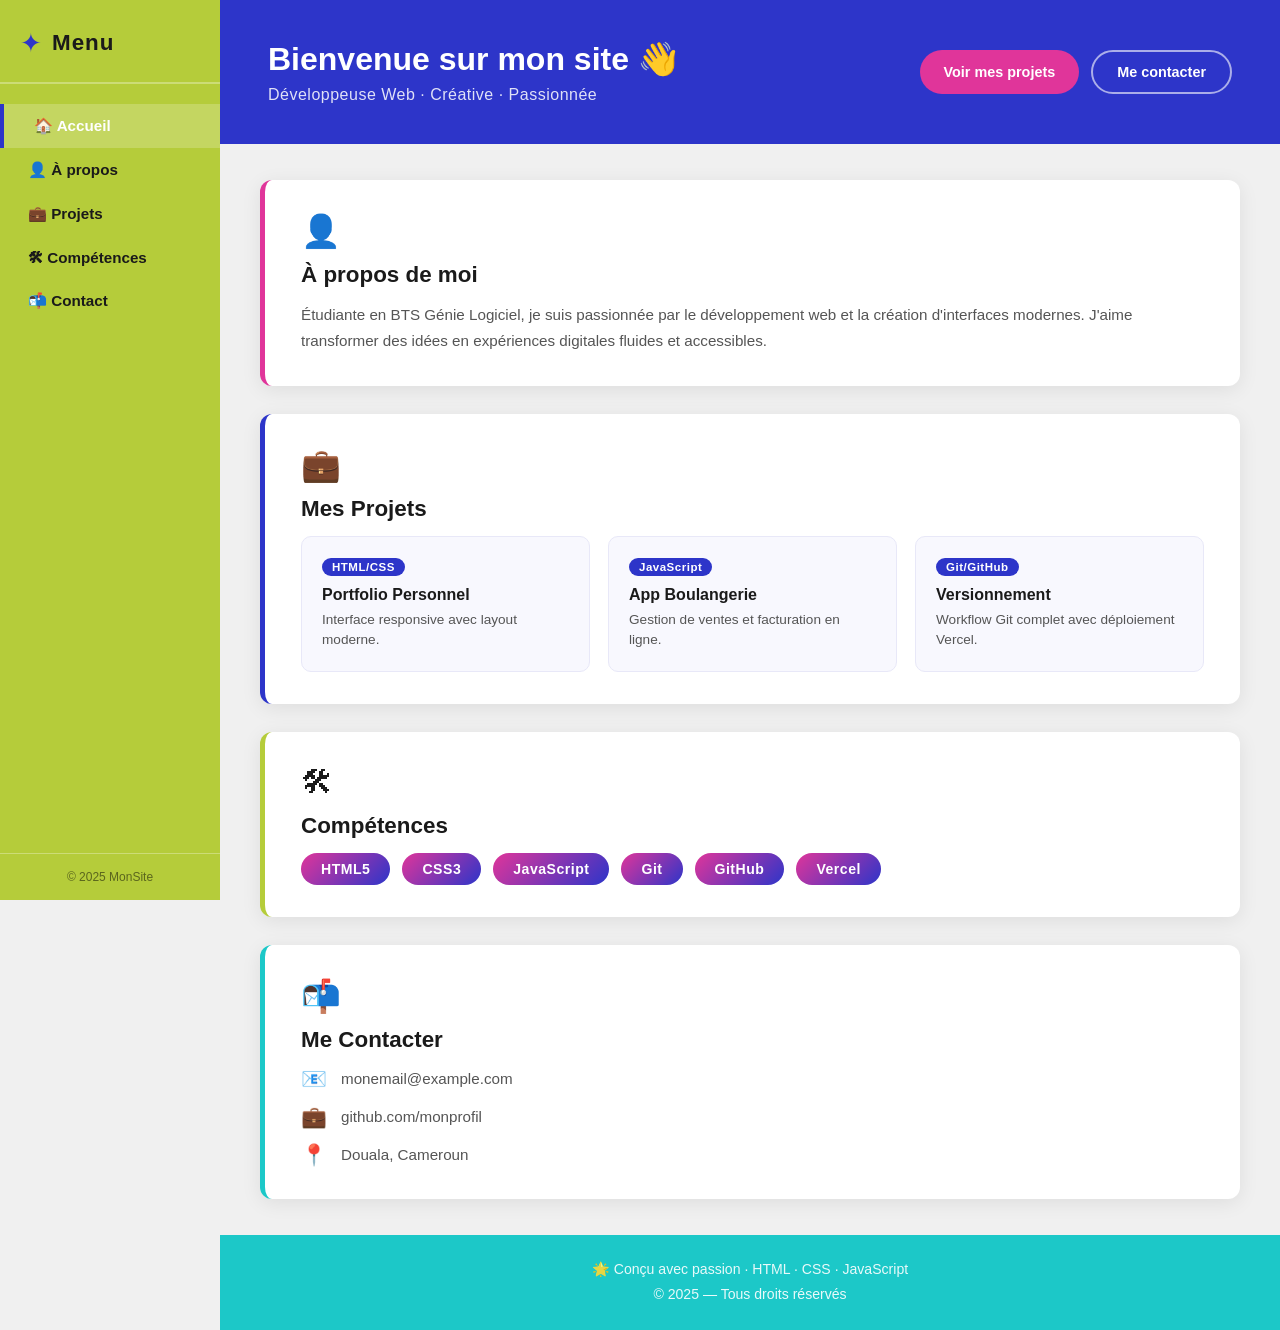
<file: index.html>
<!DOCTYPE html>
<html lang="fr">
<head>
  <meta charset="UTF-8" />
  <meta name="viewport" content="width=device-width, initial-scale=1.0" />
  <title>Mon Portfolio</title>
  <link rel="stylesheet" href="stylee.css" />
</head>
<body>

  <div class="wrapper">

    <!-- MENU LATÉRAL -->
    <aside class="menu">
      <div class="menu-logo">
        <span class="logo-icon">✦</span>
        <span class="logo-text">Menu</span>
      </div>
      <nav>
        <ul>
          <li><a href="#accueil" class="active">🏠 Accueil</a></li>
          <li><a href="#apropos">👤 À propos</a></li>
          <li><a href="#projets">💼 Projets</a></li>
          <li><a href="#competences">🛠 Compétences</a></li>
          <li><a href="#contact">📬 Contact</a></li>
        </ul>
      </nav>
      <div class="menu-footer">
        <p>© 2025 MonSite</p>
      </div>
    </aside>

    <!-- ZONE PRINCIPALE -->
    <div class="main-area">

      <!-- HEADER -->
      <header class="header">
        <div class="header-content">
          <h1>Bienvenue sur mon site 👋</h1>
          <p>Développeuse Web · Créative · Passionnée</p>
        </div>
        <div class="header-actions">
          <button class="btn-primary">Voir mes projets</button>
          <button class="btn-secondary">Me contacter</button>
        </div>
      </header>

      <!-- MAIN -->
      <main class="main" id="accueil">

        <!-- Section À propos -->
        <section class="card" id="apropos">
          <div class="card-icon">👤</div>
          <h2>À propos de moi</h2>
          <p>
            Étudiante en BTS Génie Logiciel, je suis passionnée par le développement web
            et la création d'interfaces modernes. J'aime transformer des idées en
            expériences digitales fluides et accessibles.
          </p>
        </section>

        <!-- Section Projets -->
        <section class="card" id="projets">
          <div class="card-icon">💼</div>
          <h2>Mes Projets</h2>
          <div class="projets-grid">
            <div class="projet-item">
              <span class="projet-tag">HTML/CSS</span>
              <h3>Portfolio Personnel</h3>
              <p>Interface responsive avec layout moderne.</p>
            </div>
            <div class="projet-item">
              <span class="projet-tag">JavaScript</span>
              <h3>App Boulangerie</h3>
              <p>Gestion de ventes et facturation en ligne.</p>
            </div>
            <div class="projet-item">
              <span class="projet-tag">Git/GitHub</span>
              <h3>Versionnement</h3>
              <p>Workflow Git complet avec déploiement Vercel.</p>
            </div>
          </div>
        </section>

        <!-- Section Compétences -->
        <section class="card" id="competences">
          <div class="card-icon">🛠</div>
          <h2>Compétences</h2>
          <div class="skills-grid">
            <div class="skill-badge">HTML5</div>
            <div class="skill-badge">CSS3</div>
            <div class="skill-badge">JavaScript</div>
            <div class="skill-badge">Git</div>
            <div class="skill-badge">GitHub</div>
            <div class="skill-badge">Vercel</div>
          </div>
        </section>

        <!-- Section Contact -->
        <section class="card" id="contact">
          <div class="card-icon">📬</div>
          <h2>Me Contacter</h2>
          <div class="contact-grid">
            <div class="contact-item">
              <span class="contact-icon">📧</span>
              <span>monemail@example.com</span>
            </div>
            <div class="contact-item">
              <span class="contact-icon">💼</span>
              <span>github.com/monprofil</span>
            </div>
            <div class="contact-item">
              <span class="contact-icon">📍</span>
              <span>Douala, Cameroun</span>
            </div>
          </div>
        </section>

      </main>

      <!-- FOOTER -->
      <footer class="footer">
        <div class="footer-content">
          <p>🌟 Conçu avec passion · HTML · CSS · JavaScript</p>
          <p>© 2025 — Tous droits réservés</p>
        </div>
      </footer>

    </div>
  </div>

</body>
</html>
</file>
<file: stylee.css>
/* ============================================
   RESET & BASE
   ============================================ */
*, *::before, *::after {
  box-sizing: border-box;
  margin: 0;
  padding: 0;
}

:root {
  --menu-bg: #b5cc3a;
  --menu-text: #1a1a1a;
  --menu-active: #ffffff;
  --menu-hover: rgba(255,255,255,0.2);
  --header-bg: #2d35c9;
  --header-text: #ffffff;
  --main-bg: #f0f0f0;
  --card-bg: #ffffff;
  --footer-bg: #1cc8c8;
  --footer-text: #ffffff;
  --accent-pink: #e0359a;
  --accent-blue: #2d35c9;
  --accent-green: #b5cc3a;
  --text-dark: #1a1a1a;
  --text-muted: #555;
  --radius: 12px;
  --shadow: 0 4px 20px rgba(0,0,0,0.08);
  --menu-width: 220px;
}

html {
  scroll-behavior: smooth;
}

body {
  font-family: 'Segoe UI', Arial, sans-serif;
  background: var(--main-bg);
  color: var(--text-dark);
  min-height: 100vh;
}

/* ============================================
   LAYOUT PRINCIPAL
   ============================================ */
.wrapper {
  display: flex;
  min-height: 100vh;
}

/* ============================================
   MENU LATÉRAL
   ============================================ */
.menu {
  width: var(--menu-width);
  min-height: 100vh;
  background: var(--menu-bg);
  display: flex;
  flex-direction: column;
  position: sticky;
  top: 0;
  height: 100vh;
  overflow-y: auto;
}

.menu-logo {
  padding: 28px 20px 24px;
  display: flex;
  align-items: center;
  gap: 10px;
  border-bottom: 2px solid rgba(255,255,255,0.3);
}

.logo-icon {
  font-size: 1.6rem;
  color: var(--accent-blue);
}

.logo-text {
  font-size: 1.4rem;
  font-weight: 800;
  color: var(--menu-text);
  letter-spacing: 1px;
}

.menu nav {
  flex: 1;
  padding: 20px 0;
}

.menu nav ul {
  list-style: none;
}

.menu nav ul li a {
  display: block;
  padding: 13px 24px;
  text-decoration: none;
  color: var(--menu-text);
  font-weight: 600;
  font-size: 0.95rem;
  transition: background 0.2s, color 0.2s, padding-left 0.2s;
  border-left: 4px solid transparent;
}

.menu nav ul li a:hover,
.menu nav ul li a.active {
  background: var(--menu-hover);
  color: var(--menu-active);
  border-left-color: var(--accent-blue);
  padding-left: 30px;
}

.menu-footer {
  padding: 16px 20px;
  font-size: 0.75rem;
  color: rgba(0,0,0,0.5);
  border-top: 1px solid rgba(255,255,255,0.3);
  text-align: center;
}

/* ============================================
   ZONE PRINCIPALE
   ============================================ */
.main-area {
  flex: 1;
  display: flex;
  flex-direction: column;
  min-height: 100vh;
}

/* ============================================
   HEADER
   ============================================ */
.header {
  background: var(--header-bg);
  color: var(--header-text);
  padding: 40px 48px;
  display: flex;
  justify-content: space-between;
  align-items: center;
  gap: 20px;
  flex-wrap: wrap;
}

.header-content h1 {
  font-size: 2rem;
  font-weight: 800;
  margin-bottom: 8px;
  line-height: 1.2;
}

.header-content p {
  font-size: 1rem;
  opacity: 0.85;
  letter-spacing: 0.5px;
}

.header-actions {
  display: flex;
  gap: 12px;
  flex-wrap: wrap;
}

.btn-primary {
  background: var(--accent-pink);
  color: #fff;
  border: none;
  padding: 12px 24px;
  border-radius: 30px;
  font-size: 0.9rem;
  font-weight: 700;
  cursor: pointer;
  transition: transform 0.2s, opacity 0.2s;
}

.btn-primary:hover {
  transform: translateY(-2px);
  opacity: 0.9;
}

.btn-secondary {
  background: transparent;
  color: #fff;
  border: 2px solid rgba(255,255,255,0.6);
  padding: 12px 24px;
  border-radius: 30px;
  font-size: 0.9rem;
  font-weight: 700;
  cursor: pointer;
  transition: background 0.2s;
}

.btn-secondary:hover {
  background: rgba(255,255,255,0.15);
}

/* ============================================
   MAIN
   ============================================ */
.main {
  flex: 1;
  padding: 36px 40px;
  background: var(--main-bg);
  display: flex;
  flex-direction: column;
  gap: 28px;
}

/* ============================================
   CARDS
   ============================================ */
.card {
  background: var(--card-bg);
  border-radius: var(--radius);
  padding: 32px 36px;
  box-shadow: var(--shadow);
  border-left: 5px solid var(--accent-pink);
  transition: transform 0.2s;
}

.card:hover {
  transform: translateY(-3px);
}

.card:nth-child(2) { border-left-color: var(--accent-blue); }
.card:nth-child(3) { border-left-color: var(--accent-green); }
.card:nth-child(4) { border-left-color: var(--footer-bg); }

.card-icon {
  font-size: 2rem;
  margin-bottom: 12px;
}

.card h2 {
  font-size: 1.4rem;
  font-weight: 800;
  color: var(--text-dark);
  margin-bottom: 14px;
}

.card p {
  color: var(--text-muted);
  line-height: 1.7;
  font-size: 0.95rem;
}

/* ============================================
   PROJETS GRID
   ============================================ */
.projets-grid {
  display: grid;
  grid-template-columns: repeat(auto-fit, minmax(200px, 1fr));
  gap: 18px;
  margin-top: 10px;
}

.projet-item {
  background: #f8f8fe;
  border-radius: 10px;
  padding: 20px;
  border: 1px solid #e8e8f8;
}

.projet-tag {
  display: inline-block;
  background: var(--accent-blue);
  color: white;
  font-size: 0.72rem;
  font-weight: 700;
  padding: 3px 10px;
  border-radius: 20px;
  margin-bottom: 10px;
  letter-spacing: 0.5px;
}

.projet-item h3 {
  font-size: 1rem;
  font-weight: 700;
  margin-bottom: 6px;
  color: var(--text-dark);
}

.projet-item p {
  font-size: 0.85rem;
  color: var(--text-muted);
  line-height: 1.5;
}

/* ============================================
   COMPÉTENCES
   ============================================ */
.skills-grid {
  display: flex;
  flex-wrap: wrap;
  gap: 12px;
  margin-top: 10px;
}

.skill-badge {
  background: linear-gradient(135deg, var(--accent-pink), var(--accent-blue));
  color: white;
  padding: 8px 20px;
  border-radius: 30px;
  font-size: 0.88rem;
  font-weight: 700;
  letter-spacing: 0.5px;
}

/* ============================================
   CONTACT
   ============================================ */
.contact-grid {
  display: flex;
  flex-direction: column;
  gap: 14px;
  margin-top: 10px;
}

.contact-item {
  display: flex;
  align-items: center;
  gap: 14px;
  font-size: 0.95rem;
  color: var(--text-muted);
}

.contact-icon {
  font-size: 1.3rem;
}

/* ============================================
   FOOTER
   ============================================ */
.footer {
  background: var(--footer-bg);
  color: var(--footer-text);
  padding: 22px 48px;
  text-align: center;
}

.footer-content p {
  font-size: 0.88rem;
  opacity: 0.9;
  line-height: 1.8;
}

/* ============================================
   RESPONSIVE
   ============================================ */
@media (max-width: 768px) {
  .wrapper {
    flex-direction: column;
  }

  .menu {
    width: 100%;
    min-height: auto;
    height: auto;
    position: static;
  }

  .menu nav ul {
    display: flex;
    flex-wrap: wrap;
    padding: 10px;
    gap: 6px;
  }

  .menu nav ul li a {
    padding: 8px 14px;
    border-radius: 20px;
    border-left: none;
    font-size: 0.85rem;
  }

  .menu nav ul li a:hover,
  .menu nav ul li a.active {
    padding-left: 14px;
    border-left: none;
  }

  .header {
    padding: 28px 20px;
    flex-direction: column;
    align-items: flex-start;
  }

  .header-content h1 {
    font-size: 1.5rem;
  }

  .main {
    padding: 20px 16px;
  }

  .card {
    padding: 24px 20px;
  }

  .footer {
    padding: 18px 20px;
  }
}
</file>
